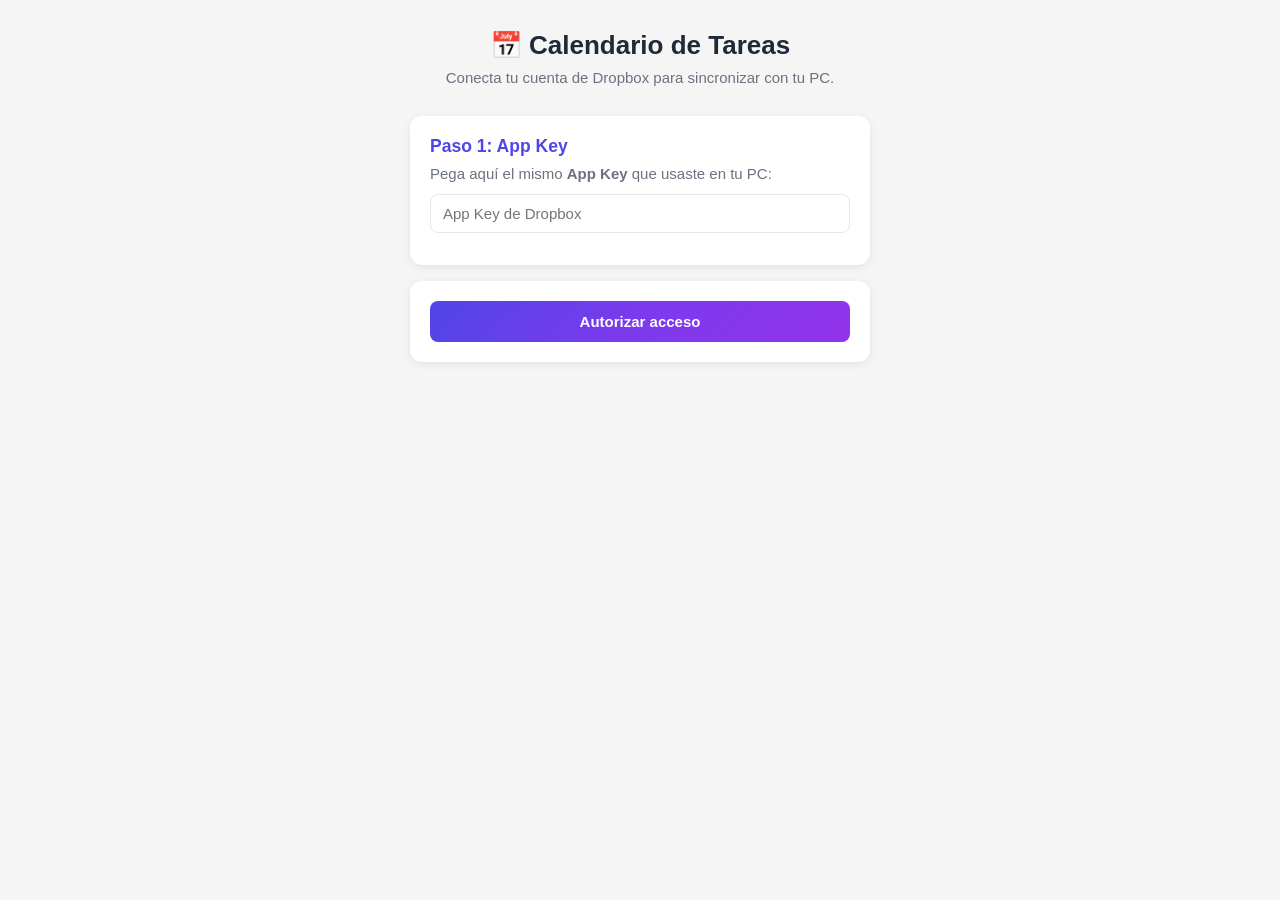
<file: index.html>
<!DOCTYPE html>
<html lang="es">
<head>
  <meta charset="UTF-8">
  <meta name="viewport" content="width=device-width, initial-scale=1.0, maximum-scale=1.0, user-scalable=no">
  <meta name="theme-color" content="#4f46e5">
  <link rel="manifest" href="manifest.json">
  <link rel="icon" type="image/png" href="icon-192.png">
  <link rel="apple-touch-icon" href="icon-192.png">
  <title>Calendario de Tareas</title>
  <link rel="stylesheet" href="styles.css">
</head>
<body>

<!-- Pantalla de configuración inicial -->
<div id="setup-screen" class="screen active">
  <div class="setup-container">
    <h1>📅 Calendario de Tareas</h1>
    <p class="subtitle">Conecta tu cuenta de Dropbox para sincronizar con tu PC.</p>

    <div class="setup-section">
      <h3>Paso 1: App Key</h3>
      <p>Pega aquí el mismo <b>App Key</b> que usaste en tu PC:</p>
      <input type="text" id="app-key" placeholder="App Key de Dropbox">
    </div>

    <div class="setup-section">
      <button id="start-auth-btn" class="primary-btn">Autorizar acceso</button>
    </div>

    <div id="auth-step" class="setup-section hidden">
      <h3>Paso 2: Código de autorización</h3>
      <p>Se ha abierto Dropbox en otra pestaña. Inicia sesión, pulsa <b>Allow</b>, copia el código y pégalo aquí:</p>
      <input type="text" id="auth-code" placeholder="Pega aquí el código">
      <button id="finish-auth-btn" class="primary-btn">✅ Finalizar configuración</button>
    </div>

    <div id="setup-error" class="error hidden"></div>
  </div>
</div>

<!-- Pantalla principal -->
<div id="main-screen" class="screen">
  <header class="app-header">
    <div class="header-content">
      <h1>📅 Mis Tareas</h1>
      <div class="header-actions">
        <span id="sync-status" class="sync-status">⏳</span>
        <button id="theme-btn" class="icon-btn" title="Cambiar tema">🌙</button>
        <button id="settings-btn" class="icon-btn" title="Ajustes">⚙</button>
      </div>
    </div>
  </header>

  <!-- Selector de fecha -->
  <div class="date-selector">
    <button id="prev-day" class="nav-btn">‹</button>
    <div class="date-info">
      <div id="date-main"></div>
      <div id="date-sub"></div>
    </div>
    <button id="next-day" class="nav-btn">›</button>
    <button id="today-btn" class="today-btn">Hoy</button>
    <button id="calendar-btn" class="icon-btn" title="Ver calendario">📅</button>
  </div>

  <!-- Calendario desplegable (oculto por defecto) -->
  <div id="calendar-popup" class="calendar-popup hidden">
    <div class="calendar-header">
      <button id="cal-prev-month" class="nav-btn">‹</button>
      <span id="cal-title"></span>
      <button id="cal-next-month" class="nav-btn">›</button>
    </div>
    <div class="calendar-weekdays">
      <span>L</span><span>M</span><span>X</span><span>J</span><span>V</span><span>S</span><span>D</span>
    </div>
    <div id="calendar-grid" class="calendar-grid"></div>
  </div>

  <!-- Selector de agrupación y pestañas -->
  <div class="tabs-row">
    <div class="tabs">
      <button class="tab active" data-tab="pending">⏳ <span id="pending-count">0</span></button>
      <button class="tab" data-tab="done">✅ <span id="done-count">0</span></button>
    </div>
    <select id="group-select">
      <option value="category">📂 Por categoría</option>
      <option value="priority">🏷 Por prioridad</option>
    </select>
  </div>

  <!-- Lista de tareas -->
  <main id="tasks-container" class="tasks-container">
    <div id="tasks-list"></div>
    <div id="empty-state" class="empty-state hidden">
      <div class="empty-icon">✨</div>
      <p>No hay tareas aquí</p>
    </div>
  </main>

  <!-- Botón flotante añadir -->
  <button id="fab-add" class="fab" title="Añadir tarea">➕</button>
</div>

<!-- Modal: Editor de tareas -->
<div id="task-modal" class="modal hidden">
  <div class="modal-content">
    <div class="modal-header">
      <h2 id="task-modal-title">Nueva tarea</h2>
      <button class="close-btn" data-close="task-modal">✕</button>
    </div>
    <div class="modal-body">
      <label>Título</label>
      <input type="text" id="task-title" placeholder="Ej: Reunión con el equipo">

      <label>Prioridad</label>
      <select id="task-priority">
        <option value="urgente">🔴 Urgente</option>
        <option value="alta">🟠 Alta</option>
        <option value="media" selected>🔵 Media</option>
        <option value="baja">🟢 Baja</option>
      </select>

      <label>Categoría</label>
      <div class="row">
        <select id="task-category" style="flex:1"></select>
        <button id="new-cat-btn" class="secondary-btn">+ Nueva</button>
      </div>

      <label>
        <input type="checkbox" id="task-has-time"> Recordatorio a las
        <input type="time" id="task-time" disabled>
      </label>

      <label>Notas</label>
      <textarea id="task-notes" rows="3" placeholder="Notas adicionales..."></textarea>
    </div>
    <div class="modal-footer">
      <button class="secondary-btn" data-close="task-modal">Cancelar</button>
      <button id="save-task-btn" class="primary-btn">💾 Guardar</button>
    </div>
  </div>
</div>

<!-- Modal: Ajustes -->
<div id="settings-modal" class="modal hidden">
  <div class="modal-content">
    <div class="modal-header">
      <h2>⚙ Ajustes</h2>
      <button class="close-btn" data-close="settings-modal">✕</button>
    </div>
    <div class="modal-body">
      <div class="settings-section">
        <h3>☁️ Sincronización</h3>
        <p id="sync-account">Cargando...</p>
        <button id="sync-now-btn" class="secondary-btn">🔄 Sincronizar ahora</button>
        <button id="disconnect-btn" class="danger-btn">🔌 Desconectar Dropbox</button>
      </div>
      <div class="settings-section">
        <h3>📂 Categorías</h3>
        <div id="categories-list"></div>
        <button id="add-cat-btn" class="secondary-btn">➕ Nueva categoría</button>
      </div>
    </div>
  </div>
</div>

<!-- Modal: Detalle de tarea (con subtareas) -->
<div id="detail-modal" class="modal hidden">
  <div class="modal-content">
    <div class="modal-header">
      <h2 id="detail-title">Tarea</h2>
      <button class="close-btn" data-close="detail-modal">✕</button>
    </div>
    <div class="modal-body" id="detail-body"></div>
    <div class="modal-footer">
      <button id="edit-task-btn" class="secondary-btn">✏ Editar</button>
      <button id="delete-task-btn" class="danger-btn">🗑 Eliminar</button>
    </div>
  </div>
</div>

<!-- Toast de notificaciones -->
<div id="toast" class="toast hidden"></div>

<!-- Librerías -->
<script src="sql-wasm.min.js"></script>
<script src="dropbox.js"></script>
<script src="db.js"></script>
<script src="app2.js?v=calweb-3"></script>

</body>
</html>
</file>
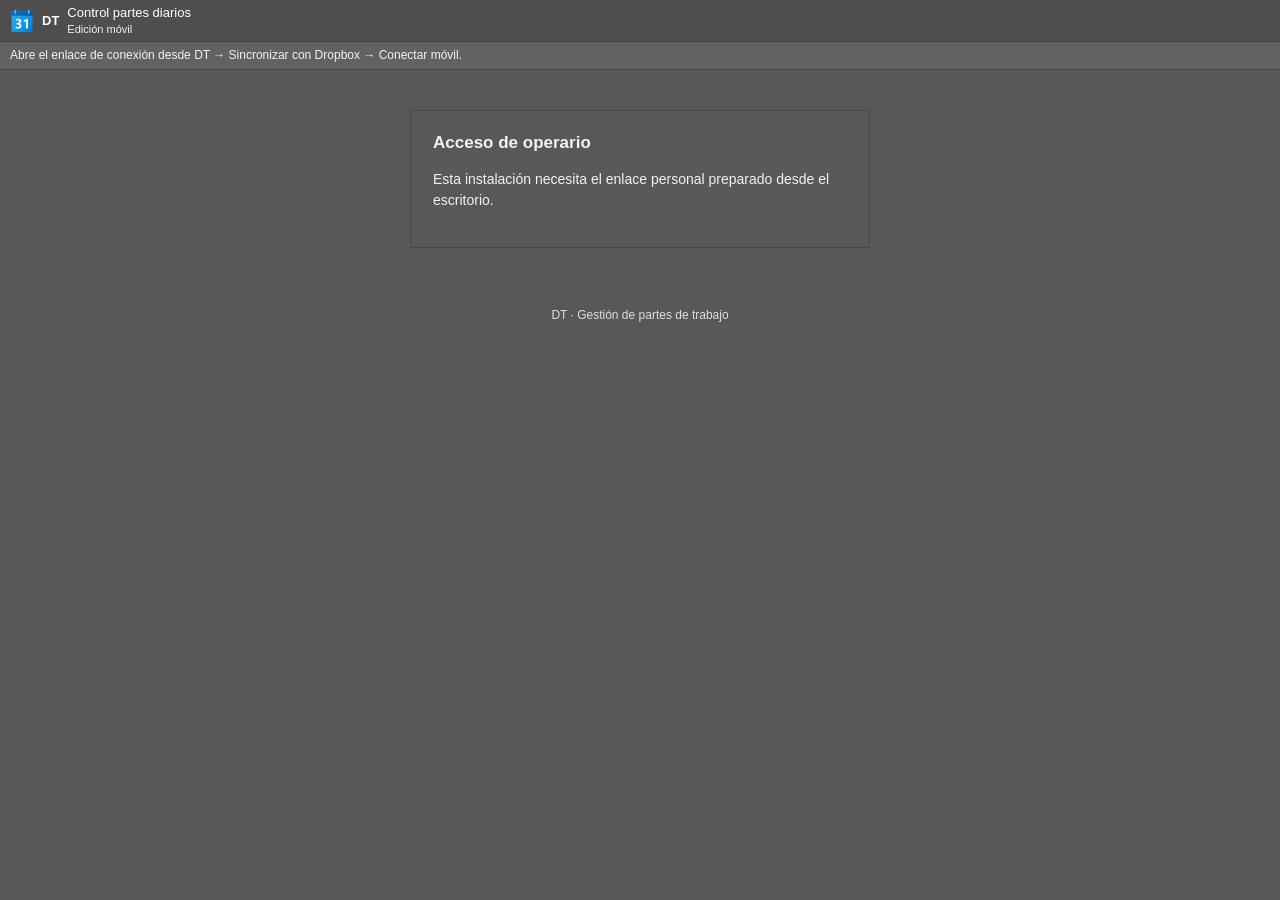
<file: dt/index.html>
<!doctype html>
<html lang="es" data-tema="oscuro"><head><meta charset="utf-8"><meta name="viewport" content="width=device-width,initial-scale=1"><meta name="theme-color" content="#4e4e4e"><meta name="referrer" content="no-referrer"><meta name="application-name" content="DT"><meta name="apple-mobile-web-app-title" content="DT"><title>DT · Partes y calendario</title><link rel="manifest" href="manifest.webmanifest?v=dt-5"><link rel="icon" href="icon.svg"><link rel="stylesheet" href="style.css"><link rel="stylesheet" href="desktop.css"><script src="app.js" type="module"></script></head>
<body><header><img class="pc-app-icon" src="assets/calendario.png" width="24" height="24" alt=""><div class="brand">DT</div><div><h1>Partes y calendario</h1><span id="identity">Edición móvil</span></div><button id="logout" hidden>Cerrar sesión</button></header>
<div id="status" role="status" aria-live="polite">Iniciando DT…</div>
<main>
<section id="login" class="panel" hidden><h2>Acceso de operario</h2><p id="login-help">Introduce tus datos habituales de DT.</p><form id="login-form"><label>Número de operario<input name="user" required inputmode="numeric" autocomplete="username" type="number" min="1" max="32767"></label><label>Contraseña<input name="password" type="password" required maxlength="256" autocomplete="current-password"></label><button class="primary" type="submit">Entrar</button></form></section>
<section id="connection" class="panel" hidden><h2>Conectar con Dropbox</h2><p>Utiliza la misma cuenta de Dropbox que el escritorio. Al autorizar el acceso, Dropbox te mostrará un código para pegar aquí.</p><button id="authorize" class="primary">Abrir Dropbox</button><button id="back" hidden>Volver a DT</button><form id="code-form"><label>Código de autorización<input name="code" required autocomplete="off" spellcheck="false"></label><button type="submit">Completar conexión</button></form><p class="muted">El escritorio debe estar encendido para recibir los partes nuevos y actualizar el calendario.</p></section>
<section id="workspace" hidden>
<nav aria-label="Vistas de DT"><button data-view="partes" aria-current="page">Partes</button><button data-view="calendario">Calendario</button><button data-view="vacaciones">Vacaciones</button></nav>
<div class="toolbar"><label>Mes<input id="month" type="month" required></label><button id="new" class="primary">Nuevo parte</button><button id="sync">Sincronizar</button><button id="reconnect" hidden>Conectar Dropbox</button></div>
<p id="sync-info" class="muted"></p>
<section id="partes" class="view"><h2>Mis partes de trabajo</h2><div id="parts-list"></div></section>
<section id="calendario" class="view" hidden><h2>Calendario de trabajo</h2><div id="calendar" class="calendar" aria-label="Calendario mensual"></div><div id="calendar-notes"></div></section>
<section id="vacaciones" class="view" hidden><h2>Vacaciones y asuntos propios</h2><div id="balances"></div><p class="muted">Los saldos corresponden a la última actualización del escritorio. Los partes pendientes de recibir pueden cambiar estos valores.</p></section>
</section>
</main>
<dialog id="editor"><form id="part-form"><h2>Nuevo parte de trabajo</h2><label>Fecha<input name="fecha" type="date" required min="2000-01-01" max="2100-12-31"></label><div class="columns"><label>Horas<input name="horas" required inputmode="decimal" placeholder="8" maxlength="13"></label><label>Tipo de hora<select name="tipo_hora" required></select></label></div><label>Obra<select name="obra"><option value="">Pendiente de número</option></select></label><label>Título<input name="titulo" maxlength="255"></label><div class="columns"><label>Kilómetros<input name="km" inputmode="decimal" value="0" maxlength="12"></label><label class="pc-check">Otro departamento<input name="otro_departamento" type="checkbox"></label></div><label>Notas de departamento<input name="notas_departamento" maxlength="20"></label><details class="pc-levels"><summary>Capítulo y centro de coste · N1 a N8</summary><div class="pc-level-grid"><label>N1<input name="nivel_1" maxlength="4"></label><label>N2<input name="nivel_2" maxlength="4"></label><label>N3<input name="nivel_3" maxlength="4"></label><label>N4<input name="nivel_4" maxlength="4"></label><label>N5<input name="nivel_5" maxlength="4"></label><label>N6<input name="nivel_6" maxlength="4"></label><label>N7<input name="nivel_7" maxlength="4"></label><label>N8<input name="nivel_8" maxlength="4"></label></div></details><label>Notas<textarea name="notas" rows="3" maxlength="4000"></textarea></label><p id="form-error" class="error" role="alert"></p><div class="actions"><button id="cancel" type="button">Cancelar</button><button type="submit" class="primary">Guardar parte</button></div></form></dialog>
<footer>DT · Gestión de partes de trabajo</footer></body></html>
</file>
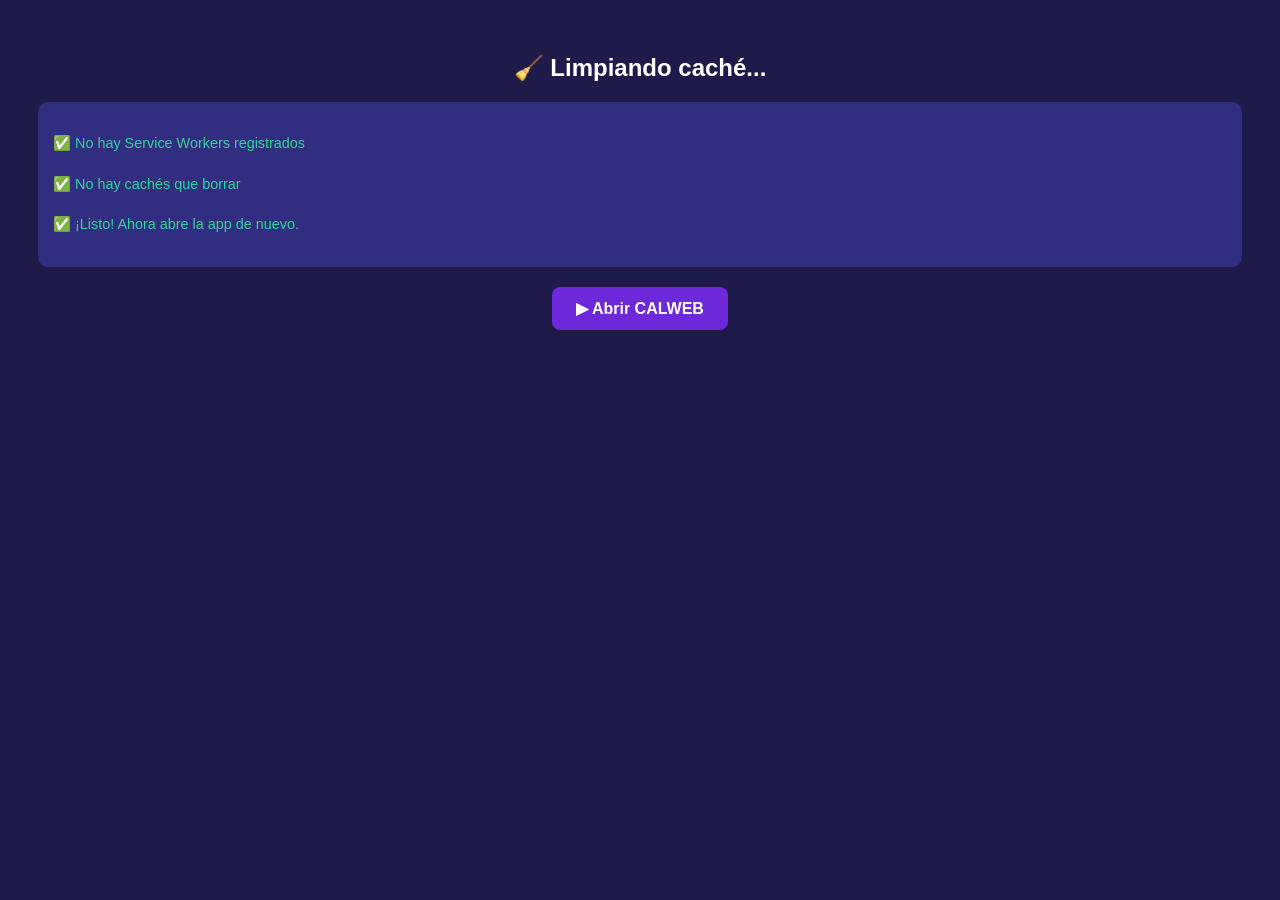
<file: kill-sw.html>
<!DOCTYPE html>
<html lang="es">
<head>
  <meta charset="UTF-8">
  <meta name="viewport" content="width=device-width, initial-scale=1.0">
  <title>Limpiar caché</title>
  <style>
    body { font-family: sans-serif; padding: 30px; background: #1e1b4b; color: white; text-align: center; }
    h1 { font-size: 1.5em; }
    #log { margin-top: 20px; background: #312e81; padding: 15px; border-radius: 10px; text-align: left; font-size: 0.9em; line-height: 1.8; }
    .ok { color: #34d399; }
    .err { color: #f87171; }
    a { display: inline-block; margin-top: 20px; padding: 12px 24px; background: #6d28d9; color: white; border-radius: 8px; text-decoration: none; font-weight: bold; }
  </style>
</head>
<body>
  <h1>🧹 Limpiando caché...</h1>
  <div id="log"></div>
  <div id="link"></div>

  <script>
    const log = document.getElementById('log');
    function add(msg, ok = true) {
      const p = document.createElement('p');
      p.className = ok ? 'ok' : 'err';
      p.textContent = (ok ? '✅ ' : '❌ ') + msg;
      log.appendChild(p);
    }

    async function clean() {
      // 1. Desregistrar solo el servicio de CALWEB
      if ('serviceWorker' in navigator) {
        const ownScope = new URL('./', location.href).href;
        const regs = (await navigator.serviceWorker.getRegistrations()).filter(reg => reg.scope === ownScope);
        if (regs.length === 0) {
          add('No hay Service Workers registrados');
        }
        for (const reg of regs) {
          await reg.unregister();
          add('Service Worker desregistrado: ' + reg.scope);
        }
      } else {
        add('Service Workers no soportados', false);
      }

      // 2. Borrar solo las cachés estáticas de CALWEB
      if ('caches' in window) {
        const keys = (await caches.keys()).filter(key => key.startsWith('calendario-tareas-'));
        if (keys.length === 0) {
          add('No hay cachés que borrar');
        }
        for (const key of keys) {
          await caches.delete(key);
          add('Caché eliminada: ' + key);
        }
      } else {
        add('Cache API no soportada', false);
      }

      // 3. Mostrar enlace para volver
      add('¡Listo! Ahora abre la app de nuevo.');
      document.getElementById('link').innerHTML =
        '<a href="https://kapi930.github.io/CALWEB/">▶ Abrir CALWEB</a>';
    }

    clean().catch(e => add('Error: ' + e.message, false));
  </script>
</body>
</html>
</file>
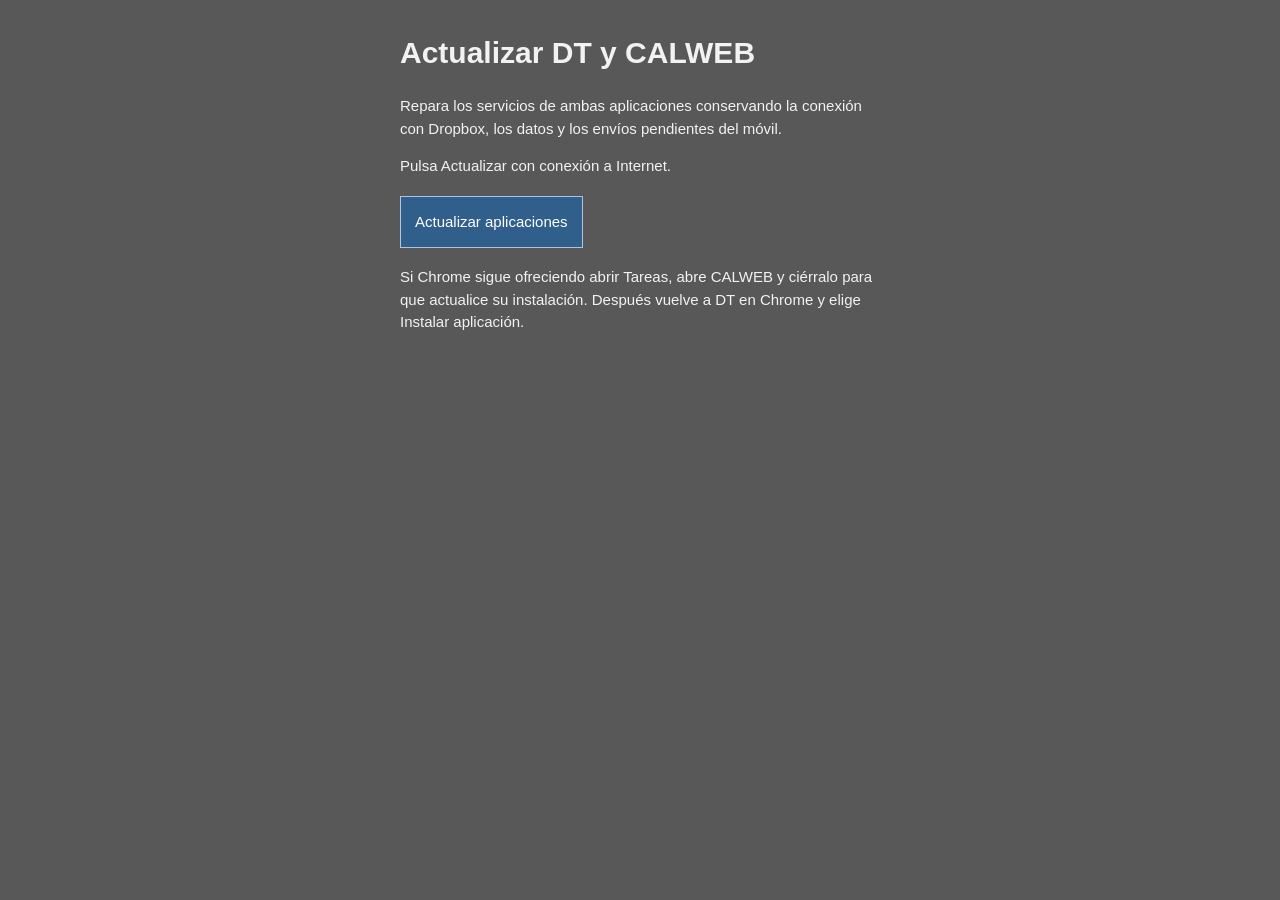
<file: dt/actualizar.html>
<!doctype html>
<html lang="es"><head><meta charset="utf-8"><meta name="viewport" content="width=device-width,initial-scale=1"><meta name="referrer" content="no-referrer"><title>Actualizar DT y CALWEB</title><style>body{margin:30px auto;padding:0 20px;max-width:480px;background:#585858;color:#f2f2f2;font:15px Tahoma,Arial,sans-serif;line-height:1.5}button,a{display:block;padding:14px;margin:18px 0;background:#315f8c;border:1px solid #afc5da;color:white;font:inherit;text-align:center;text-decoration:none}button:disabled{opacity:.65}a[hidden]{display:none}</style></head>
<body><h1>Actualizar DT y CALWEB</h1><p>Repara los servicios de ambas aplicaciones conservando la conexión con Dropbox, los datos y los envíos pendientes del móvil.</p><p id="status" role="status">Pulsa Actualizar con conexión a Internet.</p><button id="update">Actualizar aplicaciones</button><a id="open" href="./index.html?v=dt-5" hidden>Abrir DT</a><p>Si Chrome sigue ofreciendo abrir Tareas, abre CALWEB y ciérralo para que actualice su instalación. Después vuelve a DT en Chrome y elige Instalar aplicación.</p><script>
document.getElementById('update').onclick=async()=>{
 const button=document.getElementById('update'),status=document.getElementById('status');button.disabled=true;
 try{
  if(!('serviceWorker' in navigator))throw new Error('Abre esta página en Chrome actualizado.');
  status.textContent='Actualizando CALWEB…';
  const calweb=await navigator.serviceWorker.register('../sw.js',{scope:'../',updateViaCache:'none'});await calweb.update();
  await active(calweb);
  status.textContent='Actualizando DT…';
  const dt=await navigator.serviceWorker.register('./sw.js',{scope:'./',updateViaCache:'none'});await dt.update();await active(dt);
  status.textContent='Servicios actualizados. Abre DT para cargar la nueva interfaz. La instalación de Chrome puede tardar en recoger el nuevo ámbito de CALWEB.';document.getElementById('open').hidden=false;
 }catch(error){status.textContent='No se pudo completar la actualización: '+error.message;button.disabled=false;}
};
function active(registration){return new Promise((resolve,reject)=>{
 const deadline=setTimeout(()=>reject(new Error('La descarga no terminó. Comprueba Internet y reintenta.')),30000);
 const check=()=>{const worker=registration.installing||registration.waiting||registration.active;if(worker?.state==='redundant'){clearTimeout(deadline);reject(new Error('La descarga fue rechazada. Reintenta.'));return;}if(worker?.state==='activated'){clearTimeout(deadline);resolve();return;}worker?.addEventListener('statechange',check,{once:true});};
 registration.addEventListener('updatefound',check);check();
});}
</script></body></html>
</file>
<file: styles.css>
/* ==================================================
   CALENDARIO DE TAREAS - PWA
   Estilos responsive para móvil con tema claro/oscuro
   ================================================== */

:root {
  --bg: #f5f5f5;
  --surface: #ffffff;
  --surface-2: #f3f4f6;
  --text: #1f2937;
  --text-soft: #6b7280;
  --border: #e5e7eb;
  --primary: #4f46e5;
  --primary-grad: linear-gradient(135deg, #4f46e5, #7c3aed, #9333ea);
  --danger: #dc2626;
  --success: #10b981;
  --shadow: 0 2px 8px rgba(0,0,0,0.08);
  /* Prioridades */
  --p-urgente: #dc2626;
  --p-alta: #f59e0b;
  --p-media: #3b82f6;
  --p-baja: #10b981;
}

[data-theme="dark"] {
  --bg: #18181b;
  --surface: #27272a;
  --surface-2: #2d2d33;
  --text: #e5e7eb;
  --text-soft: #9ca3af;
  --border: #3f3f46;
  --primary: #a78bfa;
  --primary-grad: linear-gradient(135deg, #312e81, #5b21b6, #6b21a8);
  --shadow: 0 2px 8px rgba(0,0,0,0.4);
}

* {
  margin: 0;
  padding: 0;
  box-sizing: border-box;
  -webkit-tap-highlight-color: transparent;
}

html, body {
  height: 100%;
  background: var(--bg);
  color: var(--text);
  font-family: -apple-system, BlinkMacSystemFont, 'Segoe UI', Roboto, sans-serif;
  font-size: 15px;
  overflow-x: hidden;
}

button {
  font-family: inherit;
  cursor: pointer;
  border: none;
  background: none;
  color: inherit;
}

input, select, textarea {
  font-family: inherit;
  font-size: 15px;
  background: var(--surface);
  color: var(--text);
  border: 1px solid var(--border);
  border-radius: 8px;
  padding: 10px 12px;
  width: 100%;
}

input:focus, select:focus, textarea:focus {
  outline: 2px solid var(--primary);
  outline-offset: -1px;
}

.hidden { display: none !important; }

/* ============ PANTALLA SETUP ============ */
.screen { display: none; min-height: 100vh; }
.screen.active { display: block; }

.setup-container {
  max-width: 500px;
  margin: 0 auto;
  padding: 30px 20px;
}
.setup-container h1 {
  text-align: center;
  margin-bottom: 8px;
  font-size: 26px;
}
.subtitle {
  text-align: center;
  color: var(--text-soft);
  margin-bottom: 30px;
}
.setup-section {
  background: var(--surface);
  border-radius: 12px;
  padding: 20px;
  margin-bottom: 16px;
  box-shadow: var(--shadow);
}
.setup-section h3 {
  margin-bottom: 8px;
  color: var(--primary);
}
.setup-section p { margin-bottom: 12px; color: var(--text-soft); }
.setup-section input { margin-bottom: 12px; }
.error {
  background: #fee2e2;
  color: var(--danger);
  padding: 12px;
  border-radius: 8px;
  margin-top: 12px;
}
[data-theme="dark"] .error { background: #450a0a; color: #fca5a5; }

/* ============ BOTONES ============ */
.primary-btn {
  background: var(--primary-grad);
  color: white;
  padding: 12px 20px;
  border-radius: 8px;
  font-weight: bold;
  font-size: 15px;
  width: 100%;
}
.primary-btn:active { transform: scale(0.98); }

.secondary-btn {
  background: var(--surface-2);
  color: var(--text);
  padding: 10px 16px;
  border-radius: 8px;
  border: 1px solid var(--border);
  font-weight: 500;
}
.secondary-btn:hover { background: var(--border); }

.danger-btn {
  background: var(--danger);
  color: white;
  padding: 10px 16px;
  border-radius: 8px;
  font-weight: 500;
}

.icon-btn {
  background: transparent;
  padding: 8px;
  border-radius: 8px;
  font-size: 18px;
  color: white;
}
.icon-btn:hover { background: rgba(255,255,255,0.2); }

.nav-btn {
  font-size: 24px;
  padding: 8px 12px;
  border-radius: 8px;
  color: var(--text);
}
.nav-btn:hover { background: var(--surface-2); }

.today-btn {
  background: var(--primary);
  color: white;
  padding: 6px 12px;
  border-radius: 16px;
  font-size: 13px;
  font-weight: bold;
}

/* ============ HEADER ============ */
.app-header {
  background: var(--primary-grad);
  color: white;
  padding: 12px 16px;
  position: sticky;
  top: 0;
  z-index: 100;
  box-shadow: 0 2px 8px rgba(0,0,0,0.1);
}
.header-content {
  display: flex;
  align-items: center;
  justify-content: space-between;
}
.app-header h1 {
  font-size: 18px;
  font-weight: bold;
}
.header-actions {
  display: flex;
  align-items: center;
  gap: 4px;
}
.sync-status {
  font-size: 14px;
  padding: 4px 10px;
  background: rgba(255,255,255,0.2);
  border-radius: 12px;
}

/* ============ DATE SELECTOR ============ */
.date-selector {
  display: flex;
  align-items: center;
  padding: 12px;
  background: var(--surface);
  border-bottom: 1px solid var(--border);
  gap: 8px;
}
.date-info {
  flex: 1;
  text-align: center;
}
#date-main {
  font-size: 16px;
  font-weight: bold;
}
#date-sub {
  font-size: 12px;
  color: var(--text-soft);
}

/* ============ CALENDARIO POPUP ============ */
.calendar-popup {
  background: var(--surface);
  border-bottom: 1px solid var(--border);
  padding: 12px;
}
.calendar-header {
  display: flex;
  align-items: center;
  justify-content: space-between;
  margin-bottom: 8px;
  font-weight: bold;
}
.calendar-weekdays, .calendar-grid {
  display: grid;
  grid-template-columns: repeat(7, 1fr);
  gap: 4px;
}
.calendar-weekdays span {
  text-align: center;
  font-size: 11px;
  font-weight: bold;
  color: var(--text-soft);
  padding: 4px;
}
.calendar-grid .day {
  aspect-ratio: 1;
  display: flex;
  align-items: center;
  justify-content: center;
  border-radius: 50%;
  font-size: 13px;
  position: relative;
  cursor: pointer;
}
.calendar-grid .day:hover { background: var(--surface-2); }
.calendar-grid .day.empty { visibility: hidden; }
.calendar-grid .day.today {
  background: var(--primary);
  color: white;
  font-weight: bold;
}
.calendar-grid .day.selected {
  outline: 2px solid var(--primary);
}
.calendar-grid .day.has-pending {
  font-weight: bold;
  background: var(--surface-2);
}
.calendar-grid .day.has-pending::after {
  content: '';
  position: absolute;
  bottom: 2px;
  width: 4px;
  height: 4px;
  border-radius: 50%;
  background: var(--p-urgente);
}
.calendar-grid .day.all-done {
  color: var(--success);
  font-weight: bold;
}

/* ============ TABS ============ */
.tabs-row {
  display: flex;
  align-items: center;
  padding: 8px 12px;
  background: var(--surface);
  border-bottom: 1px solid var(--border);
  gap: 8px;
}
.tabs {
  display: flex;
  flex: 1;
  gap: 4px;
}
.tab {
  flex: 1;
  padding: 10px;
  border-radius: 8px;
  background: var(--surface-2);
  font-weight: bold;
  font-size: 14px;
  color: var(--text);
}
.tab.active {
  background: var(--primary);
  color: white;
}
#group-select {
  width: auto;
  padding: 8px 12px;
  font-size: 13px;
}

/* ============ TASKS ============ */
.tasks-container {
  padding: 12px;
  padding-bottom: 100px;
  min-height: 60vh;
}
.group-header {
  display: flex;
  align-items: center;
  gap: 8px;
  padding: 12px 8px 8px;
  font-weight: bold;
  border-bottom: 2px solid;
  margin-bottom: 8px;
  margin-top: 8px;
}
.group-header .dot {
  width: 12px;
  height: 12px;
  border-radius: 50%;
}
.group-header .count {
  margin-left: auto;
  background: currentColor;
  color: white !important;
  padding: 2px 10px;
  border-radius: 10px;
  font-size: 12px;
}
.group-header .count span { color: white; }

.task-item {
  background: var(--surface);
  border-radius: 10px;
  padding: 12px;
  margin-bottom: 8px;
  box-shadow: var(--shadow);
  border-left: 5px solid var(--text-soft);
  display: flex;
  align-items: center;
  gap: 10px;
  cursor: pointer;
}
.task-item.priority-urgente { border-left-color: var(--p-urgente); }
.task-item.priority-alta { border-left-color: var(--p-alta); }
.task-item.priority-media { border-left-color: var(--p-media); }
.task-item.priority-baja { border-left-color: var(--p-baja); }
.task-item.completed .task-title {
  text-decoration: line-through;
  color: var(--text-soft);
}
.task-checkbox {
  width: 22px;
  height: 22px;
  border: 2px solid var(--text-soft);
  border-radius: 6px;
  display: flex;
  align-items: center;
  justify-content: center;
  flex-shrink: 0;
  background: var(--surface);
}
.task-checkbox.checked {
  background: var(--primary);
  border-color: var(--primary);
  color: white;
}
.task-content {
  flex: 1;
  min-width: 0;
}
.task-title {
  font-weight: 600;
  font-size: 15px;
  word-break: break-word;
}
.task-meta {
  display: flex;
  gap: 6px;
  margin-top: 4px;
  flex-wrap: wrap;
  font-size: 12px;
}
.task-badge {
  padding: 2px 8px;
  border-radius: 8px;
  color: white;
  font-weight: bold;
  font-size: 10px;
}
.task-time {
  color: var(--text-soft);
  font-size: 12px;
}
.task-rolled {
  color: var(--text-soft);
}

/* Subtareas */
.subtask-row {
  display: flex;
  align-items: center;
  gap: 8px;
  padding: 6px 0;
  padding-left: 32px;
}
.subtask-row .task-checkbox { width: 18px; height: 18px; }
.subtask-row.completed { color: var(--text-soft); text-decoration: line-through; }

/* ============ EMPTY STATE ============ */
.empty-state {
  text-align: center;
  padding: 60px 20px;
  color: var(--text-soft);
}
.empty-icon {
  font-size: 60px;
  margin-bottom: 12px;
}

/* ============ FAB ============ */
.fab {
  position: fixed;
  bottom: 20px;
  right: 20px;
  width: 60px;
  height: 60px;
  border-radius: 50%;
  background: var(--primary-grad);
  color: white;
  font-size: 28px;
  box-shadow: 0 4px 16px rgba(79, 70, 229, 0.4);
  display: flex;
  align-items: center;
  justify-content: center;
  z-index: 50;
}
.fab:active { transform: scale(0.95); }

/* ============ MODALES ============ */
.modal {
  position: fixed;
  inset: 0;
  background: rgba(0,0,0,0.5);
  display: flex;
  align-items: flex-end;
  justify-content: center;
  z-index: 200;
  animation: fadeIn 0.2s;
}
.modal-content {
  background: var(--surface);
  width: 100%;
  max-width: 500px;
  border-radius: 16px 16px 0 0;
  max-height: 90vh;
  overflow: hidden;
  display: flex;
  flex-direction: column;
  animation: slideUp 0.3s;
}
@media (min-width: 600px) {
  .modal { align-items: center; }
  .modal-content { border-radius: 16px; }
}
@keyframes fadeIn { from { opacity: 0; } to { opacity: 1; } }
@keyframes slideUp { from { transform: translateY(100%); } to { transform: translateY(0); } }
.modal-header {
  display: flex;
  align-items: center;
  justify-content: space-between;
  padding: 16px;
  border-bottom: 1px solid var(--border);
}
.modal-header h2 { font-size: 18px; }
.close-btn {
  font-size: 22px;
  padding: 4px 10px;
  border-radius: 50%;
  color: var(--text-soft);
}
.close-btn:hover { background: var(--surface-2); }
.modal-body {
  padding: 16px;
  overflow-y: auto;
  flex: 1;
}
.modal-body label {
  display: block;
  margin-top: 12px;
  margin-bottom: 6px;
  font-weight: 500;
  font-size: 14px;
}
.modal-body label:first-child { margin-top: 0; }
.modal-body label input[type="checkbox"] { margin-right: 6px; }
.modal-body label input[type="time"] { width: auto; margin-left: 8px; }
.row { display: flex; gap: 8px; align-items: center; }
.modal-footer {
  padding: 16px;
  border-top: 1px solid var(--border);
  display: flex;
  gap: 8px;
}
.modal-footer button { flex: 1; }

/* ============ AJUSTES ============ */
.settings-section {
  margin-bottom: 24px;
  padding-bottom: 20px;
  border-bottom: 1px solid var(--border);
}
.settings-section:last-child { border-bottom: none; }
.settings-section h3 { margin-bottom: 12px; color: var(--primary); }
.settings-section p { color: var(--text-soft); margin-bottom: 12px; }
.settings-section button { margin-top: 8px; }
#categories-list {
  display: flex;
  flex-direction: column;
  gap: 6px;
  margin-bottom: 12px;
}
.cat-row {
  display: flex;
  align-items: center;
  gap: 10px;
  padding: 10px;
  background: var(--surface-2);
  border-radius: 8px;
}
.cat-color {
  width: 24px;
  height: 24px;
  border-radius: 50%;
  flex-shrink: 0;
  cursor: pointer;
  border: 2px solid var(--border);
}
.cat-name { flex: 1; font-weight: 500; }
.cat-actions { display: flex; gap: 4px; }
.cat-actions button {
  padding: 4px 10px;
  border-radius: 6px;
  font-size: 12px;
  background: var(--surface);
  border: 1px solid var(--border);
}

/* ============ DETAIL MODAL ============ */
.detail-section { margin-bottom: 16px; }
.detail-label {
  font-size: 12px;
  color: var(--text-soft);
  text-transform: uppercase;
  margin-bottom: 4px;
}
.detail-value { font-size: 15px; }
.detail-subtask {
  display: flex;
  align-items: center;
  gap: 10px;
  padding: 8px;
  background: var(--surface-2);
  border-radius: 6px;
  margin-bottom: 4px;
}
.detail-subtask.completed { text-decoration: line-through; color: var(--text-soft); }
.detail-subtask .task-checkbox { width: 18px; height: 18px; }
.add-subtask-btn {
  background: var(--surface-2);
  border: 1px dashed var(--border);
  width: 100%;
  padding: 10px;
  border-radius: 6px;
  margin-top: 6px;
  color: var(--text-soft);
}

/* ============ TOAST ============ */
.toast {
  position: fixed;
  bottom: 90px;
  left: 50%;
  transform: translateX(-50%);
  background: var(--text);
  color: var(--bg);
  padding: 10px 20px;
  border-radius: 24px;
  z-index: 300;
  box-shadow: 0 4px 12px rgba(0,0,0,0.2);
  font-size: 14px;
  animation: toastIn 0.3s;
}
@keyframes toastIn {
  from { transform: translate(-50%, 20px); opacity: 0; }
  to { transform: translate(-50%, 0); opacity: 1; }
}
</file>
<file: dt/style.css>
:root{color-scheme:light;--blue:#255b91;--dark:#183f68;--line:#c3cbd4;--bg:#eef1f5;--text:#243342;--muted:#536372;--surface:#fff;--focus:#c17a00}*{box-sizing:border-box}body{margin:0;background:var(--bg);color:var(--text);font:14px "Segoe UI",Tahoma,Arial,sans-serif}header{display:flex;align-items:center;gap:12px;padding:12px 22px;color:white;background:var(--blue);border-bottom:4px solid var(--dark)}header h1{font-size:19px;font-weight:500;margin:0 0 3px}header span{font-size:12px;color:#ecf3fa}.brand{font-size:25px;letter-spacing:-1px;font-weight:700;border:1px solid #a7c1da;padding:4px 7px}header button{margin-left:auto;background:#f2f6fa}#status{padding:9px 22px;border-bottom:1px solid var(--line);background:#e2eaf3;min-height:36px}main{max-width:1180px;margin:20px auto;padding:0 20px}.panel{background:white;border:1px solid var(--line);padding:22px;max-width:460px;margin:40px auto}h2{font-size:17px;font-weight:600;margin:0 0 16px}p{line-height:1.5}.muted,footer{color:var(--muted);font-size:12px}button,input,select,textarea{font:inherit}button{border:1px solid #a9b4bf;border-radius:3px;background:linear-gradient(#fff,#e5eaf0);padding:8px 13px;cursor:pointer;color:#20354b;min-height:36px}button:hover{border-color:var(--blue);background:#e2edf8}button.primary{background:var(--blue);border-color:var(--dark);color:#fff}button:disabled{opacity:.55;cursor:wait}:focus-visible{outline:3px solid var(--focus);outline-offset:2px}input,select,textarea{width:100%;background:white;color:var(--text);border:1px solid #aebac6;border-radius:2px;padding:8px;margin-top:5px;min-height:36px}label{display:block;font-size:13px;margin-bottom:14px}form>button{margin-top:4px}nav{display:flex;background:#dde5ee;border:1px solid var(--line);padding:5px 5px 0;gap:4px}nav button{border-radius:3px 3px 0 0;min-width:110px;border-bottom:0}nav button[aria-current]{background:white;color:var(--blue);font-weight:600}.toolbar{display:flex;align-items:center;gap:10px;padding:12px;background:#f8fafc;border:1px solid var(--line);border-top:0}.toolbar label{margin:0;display:flex;align-items:center;gap:8px}.toolbar input{margin:0;max-width:170px}.toolbar #new{margin-left:auto}.view{background:white;border:1px solid var(--line);padding:18px;min-height:260px}.table-wrap{overflow-x:auto}table{width:100%;border-collapse:collapse;text-align:left}th{background:#e8edf3;color:#334e68;font-weight:600;font-size:12px}th,td{padding:9px 10px;border:1px solid #d7dee6;vertical-align:top}tbody tr:nth-child(even){background:#f5f7fa}td.notes{white-space:pre-wrap;font-size:12px;max-width:340px}.number{text-align:right;font-variant-numeric:tabular-nums}.tag{display:inline-block;border:1px solid #bfccd9;background:#edf3f9;border-radius:3px;padding:2px 6px;font-size:11px;white-space:nowrap}.tag.warning{background:#fff3d8;border-color:#c1a160;color:#644700}.tag.error{background:#ffe8e6;border-color:#c57b76;color:#8a2620}.empty{padding:30px 12px;text-align:center;color:var(--muted);border:1px dashed var(--line)}.calendar{display:grid;grid-template-columns:repeat(7,minmax(0,1fr));border-left:1px solid var(--line);border-top:1px solid var(--line)}.calendar>div{padding:8px;min-height:88px;border-right:1px solid var(--line);border-bottom:1px solid var(--line)}.calendar .weekday{min-height:30px;background:#e8edf3;font-size:12px;font-weight:600}.calendar .weekend{background:#f0f3f7}.calendar .holiday{background:#fff0df}.calendar .today{box-shadow:inset 0 0 0 2px var(--blue)}.calendar small{display:block;margin-top:5px;font-size:11px;overflow-wrap:anywhere}.balance-grid{display:grid;grid-template-columns:repeat(3,1fr);gap:12px;margin-bottom:20px}.balance{border:1px solid var(--line);padding:15px;background:#f8fafc}.balance strong{display:block;font-size:25px;font-weight:500;margin-top:8px;color:var(--blue)}dialog{border:1px solid #9cabb9;border-radius:4px;width:min(540px,94vw);max-height:94vh;padding:22px;box-shadow:0 8px 30px #122e4e40}dialog::backdrop{background:#18334e66}.columns{display:grid;grid-template-columns:1fr 2fr;gap:14px}.actions{display:flex;justify-content:flex-end;gap:10px}.error{color:#9a2922}.error:empty{display:none}[hidden]{display:none!important}footer{text-align:center;padding:20px}#code-form{margin-top:20px}.pending-card{padding:12px;background:#fff8e9;border:1px solid #dac594;margin-bottom:10px}.pending-card p{margin:5px 0}.notice{padding:10px;border-left:3px solid var(--blue);background:#edf3f9}@media(max-width:620px){header{padding:10px 12px;gap:9px}header h1{font-size:16px}header button{font-size:11px;padding:6px}.brand{font-size:21px}#status{font-size:12px;padding:9px 12px}main{margin:12px auto;padding:0 10px}.toolbar{flex-wrap:wrap;gap:8px}.toolbar label{width:100%}.toolbar #new{margin-left:0;flex:1}nav button{min-width:0;flex:1;padding:8px}.view{padding:12px}th,td{padding:7px}.calendar>div{padding:5px;min-height:75px}.calendar small{font-size:10px}.calendar .weekday{font-size:10px;min-height:25px}.balance-grid{grid-template-columns:1fr;gap:8px}.balance{display:flex;align-items:center;justify-content:space-between;padding:12px}.balance strong{margin:0;font-size:23px}.panel{margin:18px auto;padding:18px}.columns{gap:10px}}

html[data-tema="oscuro"]{color-scheme:dark;--blue:#315f8c;--dark:#253b50;--line:#484848;--bg:#585858;--surface:#646464;--text:#f2f2f2;--muted:#dedede;--focus:#f0b94f}html[data-tema="oscuro"] header{background:#4e4e4e;border-color:#404040}html[data-tema="oscuro"] #status{background:#626262}html[data-tema="oscuro"] .panel,html[data-tema="oscuro"] .view,html[data-tema="oscuro"] dialog{background:#585858;color:var(--text)}html[data-tema="oscuro"] nav,html[data-tema="oscuro"] .toolbar{background:#626262}html[data-tema="oscuro"] nav button[aria-current]{background:#777;color:#fff}html[data-tema="oscuro"] button{background:linear-gradient(#686868,#545454);border-color:#424242;color:#fff}html[data-tema="oscuro"] button:hover{background:#747474;border-color:#a5bed6}html[data-tema="oscuro"] button.primary{background:#315f8c}html[data-tema="oscuro"] input,html[data-tema="oscuro"] select,html[data-tema="oscuro"] textarea{background:#505050;border-color:#858585;color:#fff}html[data-tema="oscuro"] th,html[data-tema="oscuro"] .calendar .weekday{background:#626262;color:#fff}html[data-tema="oscuro"] td,html[data-tema="oscuro"] th{border-color:#777}html[data-tema="oscuro"] tbody tr:nth-child(even){background:#636363}html[data-tema="oscuro"] .calendar>div{background:#707070}html[data-tema="oscuro"] .calendar .weekend{background:#606060}html[data-tema="oscuro"] .calendar .holiday{background:#806846}html[data-tema="oscuro"] .calendar .today{box-shadow:inset 0 0 0 2px #bdd4eb}html[data-tema="oscuro"] .balance{background:#646464}html[data-tema="oscuro"] .balance strong{color:#d6eaff}html[data-tema="oscuro"] .pending-card{background:#776632;border-color:#aa9452}html[data-tema="oscuro"] .notice{background:#455a6d}html[data-tema="oscuro"] .error{color:#ffb6b0}
</file>
<file: dt/desktop.css>
/* Organización y recursos de DT de escritorio, adaptados a pantalla táctil. */
body>header{padding:8px 14px;min-height:48px}body>header h1{font-size:16px}main{max-width:none;margin:0;padding:0}.pc-workspace{padding:0 8px 10px}.pc-menubar{display:flex;position:relative;z-index:5;background:#eee;border:1px solid var(--line);gap:1px}.pc-menubar details{position:relative}.pc-menubar summary{cursor:pointer;padding:10px 13px;list-style:none;min-height:40px}.pc-menubar summary::-webkit-details-marker{display:none}.pc-menubar details[open]>summary{background:#d5e5f5}.pc-menu-items{position:absolute;left:0;top:100%;min-width:245px;max-height:75vh;overflow-y:auto;padding:4px;border:1px solid var(--line);box-shadow:2px 5px 12px #0004;background:#f5f5f5}.pc-menu-items button{display:block;text-align:left;width:100%;border:0;background:transparent;border-radius:0;padding:10px;min-height:40px}.pc-commandbar{display:flex;gap:5px;padding:6px;border:1px solid var(--line);border-top:0;overflow-x:auto;background:#e4e7eb}.pc-commandbar button{display:flex;align-items:center;gap:7px;white-space:nowrap;background:transparent;border:1px solid transparent;min-height:46px;padding:4px 9px}.pc-commandbar button:hover{border-color:#789cbe}.pc-commandbar img{object-fit:contain;flex:none}.pc-scope{padding:9px 11px;border:1px solid var(--line);border-top:0;background:#f4f5f6}.pc-scope label{display:flex;gap:10px;align-items:center;margin:0}.pc-scope select{max-width:420px;margin:0}.pc-tabs{margin-top:8px}.pc-workspace .toolbar{flex-wrap:wrap}.pc-workspace .toolbar input[type=search]{max-width:320px;min-width:140px;flex:1;margin:0}.pc-workspace .view{min-height:60vh}.pc-actions{display:flex;flex-wrap:wrap;gap:7px;margin:10px 0 15px}.pc-module h2{margin-top:3px}.pc-module td{max-width:400px;overflow-wrap:anywhere}.pc-workspace tbody tr[aria-selected=true]{outline:2px solid #4075a8;outline-offset:-2px;background:#d5e5f7}.pc-workspace tbody tr[tabindex]{cursor:pointer}.pc-workspace .calendar>div[role=button]{cursor:pointer}.pc-workspace .calendar>div[role=button]:hover{outline:2px solid #9dc1e4;outline-offset:-2px}.pc-workspace .calendar .pc-day-sent small{background:#c1e4b4;color:#17390e;padding:3px;border-left:3px solid #5d963c}.pc-workspace .calendar .pc-day-pending small{background:#f1ed8f;color:#3b3808;padding:3px;border-left:3px solid #a4a000}.pc-editor{width:min(1000px,96vw);max-height:94vh;background:var(--surface);color:var(--text)}.pc-editor form>label{display:inline-block;vertical-align:top;width:calc(50% - 12px);margin-right:12px}.pc-editor label:has(textarea){display:block;width:100%}.pc-editor textarea{min-height:78px}.pc-editor fieldset{border:1px solid var(--line);margin:15px 0;padding:13px}.pc-editor legend{padding:0 8px;font-weight:600}.pc-editor details{margin:8px 0;border:1px solid var(--line);padding:9px}.pc-editor details>summary{cursor:pointer;padding:5px;font-weight:600}.pc-editor .pc-line-editor>label{display:inline-block;width:calc(50% - 10px);vertical-align:top;margin-right:10px}.pc-editor input[type=checkbox],.pc-check input{width:20px;height:20px;min-height:20px;vertical-align:middle;margin:4px 8px}.pc-check{display:flex;align-items:center;min-height:38px}.pc-editor select[multiple]{min-height:130px}.pc-levels{margin-bottom:15px;border:1px solid var(--line);padding:8px}.pc-levels summary{padding:6px;cursor:pointer}.pc-level-grid{display:grid;grid-template-columns:repeat(4,1fr);gap:8px}.pc-level-grid label{margin:6px}.pc-pending{border:1px solid var(--line);padding:14px;margin:12px 0;background:#f7f9fb}.pc-pending h3{font-size:15px;margin:0 0 8px}.pc-pending button{margin:4px}.pc-editor .pc-actions{position:sticky;bottom:-22px;background:var(--surface);padding:10px 0;margin-bottom:0;border-top:1px solid var(--line)}html[data-tema=oscuro] .pc-menubar,html[data-tema=oscuro] .pc-commandbar,html[data-tema=oscuro] .pc-scope{background:#626262}html[data-tema=oscuro] .pc-menu-items{background:#5b5b5b}html[data-tema=oscuro] .pc-menubar details[open]>summary{background:#747474}html[data-tema=oscuro] .pc-workspace tbody tr[aria-selected=true]{background:#466786}html[data-tema=oscuro] .pc-pending{background:#616161}html[data-tema=oscuro] .pc-menu-items button{background:transparent}html[data-tema=oscuro] .pc-menu-items button:hover{background:#777}html[data-tema=oscuro] .pc-commandbar button{background:transparent}.pc-editor input:disabled{opacity:.7}
@media(max-width:620px){.pc-workspace{padding:0 4px 8px}.pc-menubar summary{padding:12px 10px;font-size:13px}.pc-commandbar{gap:2px}.pc-commandbar button{flex-direction:column;min-width:78px;font-size:11px;gap:3px;padding:4px}.pc-commandbar img{width:28px;height:28px}.pc-scope{padding:7px}.pc-scope label{font-size:12px;gap:7px}.pc-scope select{font-size:12px;padding:7px;min-width:0}.pc-workspace .toolbar{padding:8px}.pc-workspace .toolbar button{padding:8px;min-height:40px}.pc-workspace .toolbar label{width:auto}.pc-workspace .toolbar input[type=search]{flex-basis:100%;max-width:none}.pc-tabs{margin-top:5px}.pc-workspace .view{padding:10px}.pc-actions{gap:5px}.pc-actions button{padding:8px 10px;min-height:42px;font-size:12px}.pc-editor{padding:14px;width:97vw;max-width:97vw}.pc-editor form>label,.pc-editor .pc-line-editor>label{display:block;width:100%;margin-right:0}.pc-editor .pc-actions{bottom:-14px}.pc-editor fieldset{padding:9px}.pc-level-grid{grid-template-columns:repeat(4,minmax(0,1fr))}.pc-menu-items{min-width:235px}.pc-menubar details:last-child .pc-menu-items{left:auto;right:0}}
/* Planificador de escritorio: panel de fechas, pestañas y etiquetas originales. */
:root{--pc-chrome:#e4e7eb;--pc-title:#d7dfe8;--pc-cell:#fff;--pc-weekend:#f0f3f7;--pc-selection:#d5e5f7;--pc-hover:#e2edf8;--pc-edge:#a9b4bf;--pc-radius:2px;--pc-sent:#90ee90;--pc-unsent:#ffff00;--pc-no-work:#ff4500;--pc-holiday:#f08080;--pc-leave:#87cefa;--pc-personal:#dda0dd;--pc-label-text:#000}
html[data-tema=oscuro]{--pc-chrome:#535353;--pc-title:#454545;--pc-cell:#646464;--pc-weekend:#575757;--pc-selection:#405d79;--pc-hover:#707070;--pc-edge:#858585}
body{font-family:Tahoma,"Segoe UI",Arial,sans-serif}body>header{min-height:36px;padding:5px 10px;gap:8px;border-bottom-width:1px}body>header h1{font-size:13px;margin:0;font-weight:400}body>header span{font-size:11px}body>header .brand{font-size:13px;border:0;padding:0;letter-spacing:0}body>header .pc-app-icon{width:24px;height:24px;object-fit:contain}#status{padding:6px 10px;min-height:28px;font-size:12px}.pc-workspace{padding:0 5px 5px}.pc-menubar{border-top:0}.pc-menubar summary{min-height:36px;padding:8px 12px;font-size:13px}.pc-commandbar{padding:4px;gap:4px}.pc-commandbar button{min-height:48px;font-size:12px;border-radius:var(--pc-radius)}.pc-commandbar button[aria-current]{background:var(--pc-selection)!important;border-color:var(--pc-edge)}.pc-scope{padding:6px 10px}.pc-scope select{padding:5px;min-height:30px}.pc-scope label{font-size:12px}.pc-tabs{margin-top:5px;padding-top:4px;background:var(--pc-chrome)!important}.pc-tabs button{min-height:34px;font-size:12px;padding:6px 12px}.pc-tabs button[aria-current]{box-shadow:inset 0 2px var(--focus)}.pc-workspace .toolbar{padding:6px;gap:6px;background:var(--pc-chrome)}.pc-workspace .toolbar button{font-size:12px;min-height:34px;padding:5px 10px}.pc-workspace .toolbar label{font-size:12px}.pc-workspace .toolbar input{min-height:34px;padding:5px}.pc-workspace .toolbar #new{margin-left:auto}.pc-workspace .view{padding:12px}.pc-workspace .pc-calendar-layout{display:grid;grid-template-columns:210px minmax(0,1fr);gap:0;padding:0;min-height:65vh}.pc-date-navigator{background:var(--pc-chrome);border-right:1px solid var(--line);min-width:0}.pc-date-navigator>summary{font-size:12px;cursor:pointer;padding:9px;border-bottom:1px solid var(--line)}.pc-mini-month{padding:6px}.pc-mini-heading{display:flex;flex-wrap:wrap;justify-content:center;align-items:center;gap:4px;margin-bottom:6px}.pc-mini-heading strong{font-size:12px;font-weight:400;order:-1;flex-basis:100%;text-align:center;padding:4px}.pc-mini-heading button{font-size:11px;min-height:30px;padding:4px 8px}.pc-mini-grid{display:grid;grid-template-columns:repeat(7,minmax(0,1fr));gap:1px;text-align:center;font-size:12px}.pc-mini-grid button{padding:0;border:1px solid transparent;border-radius:var(--pc-radius);background:transparent!important;color:var(--text);min-height:28px}.pc-mini-grid button:hover{border-color:var(--pc-edge);background:var(--pc-hover)!important}.pc-mini-grid button[aria-current=date]{outline:1px solid var(--focus);outline-offset:-2px;background:var(--pc-selection)!important}.pc-mini-grid .pc-mini-has-parts{font-weight:700;text-decoration:underline;text-underline-offset:3px}.pc-mini-weekday{padding:5px 0;border-bottom:1px solid var(--line);color:var(--muted);font-size:11px}.pc-calendar-legend{display:grid;gap:5px;padding:10px;border-top:1px solid var(--line)}.pc-scheduler{min-width:0;background:var(--surface)}.pc-month-title{font-size:17px;font-weight:400;padding:12px;margin:0;background:var(--pc-title);border-bottom:1px solid var(--line);text-transform:capitalize}.pc-scheduler .calendar{border-top:0;border-left:0}.pc-scheduler .calendar>div{min-height:108px;padding:5px;background:var(--pc-cell);font-size:12px}.pc-scheduler .calendar .weekday{min-height:30px;text-align:center;background:var(--pc-title);font-weight:400}.pc-scheduler .calendar .weekend{background:var(--pc-weekend)}.pc-scheduler .calendar .holiday{background:var(--pc-cell)}.pc-scheduler .calendar .today{box-shadow:inset 0 0 0 2px var(--focus)}.pc-scheduler .calendar .pc-appointment,.pc-calendar-legend .pc-appointment{display:block;padding:4px 5px;border:1px solid rgb(0 0 0 / .3);border-radius:var(--pc-radius);color:var(--pc-label-text)!important;font-size:11px;line-height:1.35;overflow-wrap:anywhere;margin-top:4px}.pc-label-enviado{background:var(--pc-sent)!important}.pc-label-pendiente{background:var(--pc-unsent)!important}.pc-label-obra{background:var(--pc-no-work)!important}.pc-label-festivo{background:var(--pc-holiday)!important}.pc-label-vacaciones{background:var(--pc-leave)!important}.pc-label-asuntos{background:var(--pc-personal)!important}#calendar-notes{padding:0 10px}.pc-statusbar{background:var(--pc-chrome);border:1px solid var(--line);border-top:0;padding:6px 10px}.pc-statusbar p{margin:0;font-size:11px}.pc-workspace th{font-weight:400}.pc-workspace td{font-size:12px}.pc-editor{border-radius:var(--pc-radius)}.pc-editor h2{font-size:15px;border-bottom:1px solid var(--line);padding-bottom:10px}.pc-editor input,.pc-editor select,.pc-editor textarea{border-radius:var(--pc-radius)}
@media(max-width:620px){body>header h1{font-size:12px}body>header span{font-size:10px}.pc-workspace{padding:0 3px 4px}.pc-menubar summary{padding:10px 7px;font-size:12px;min-height:40px}.pc-commandbar{gap:1px}.pc-commandbar button{min-width:72px;font-size:11px;min-height:54px;padding:4px}.pc-commandbar img{width:32px;height:32px}.pc-workspace .toolbar{gap:5px}.pc-workspace .toolbar button{min-height:40px}.pc-workspace .toolbar input{min-height:40px}.pc-workspace .toolbar #new{margin-left:0;flex:1}.pc-workspace .pc-calendar-layout{grid-template-columns:1fr}.pc-date-navigator{border-right:0;border-bottom:1px solid var(--line)}.pc-date-navigator>summary{min-height:40px;padding:11px}.pc-date-navigator[open]{display:grid;grid-template-columns:1fr 1fr}.pc-date-navigator>summary{grid-column:1/-1}.pc-mini-grid button{min-height:32px}.pc-calendar-legend{border-top:0;padding:8px 6px;align-content:start;gap:3px}.pc-mini-heading button{min-height:36px}.pc-scheduler .calendar>div{min-height:90px;padding:3px;font-size:11px}.pc-scheduler .calendar .weekday{font-size:10px;padding:7px 1px}.pc-scheduler .calendar .pc-appointment{font-size:10px;padding:3px 2px;line-height:1.3}.pc-month-title{font-size:16px;padding:10px}.pc-calendar-legend .pc-appointment{font-size:10px;margin:0;padding:4px}.pc-tabs button{min-height:40px}.pc-scope select{min-height:40px}.pc-menu-items{min-width:218px}.pc-menu-items button{min-height:44px}}
@media print{header,#status,.pc-menubar,.pc-commandbar,.pc-scope,nav,.toolbar,.pc-actions,#sync-info,footer,.pc-date-navigator{display:none!important}.pc-workspace .pc-calendar-layout{display:block}.view{border:0!important;background:white!important;color:black!important}.view table,.view th,.view td{background:white!important;color:black!important;border-color:#777!important}.table-wrap{overflow:visible}body,main,.pc-workspace{background:white;padding:0;margin:0}.pc-module{min-height:0}}
</file>
